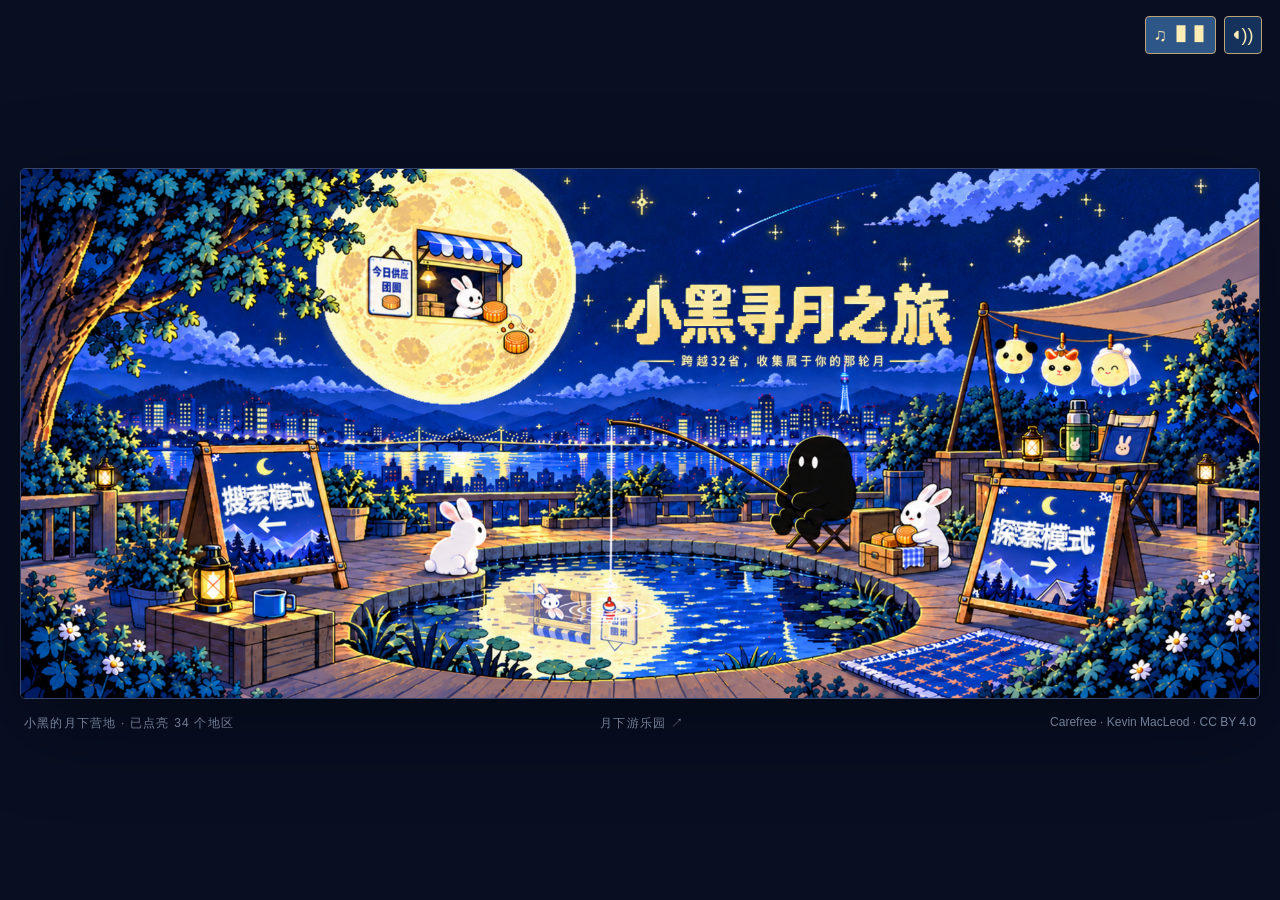
<file: index.html>
<!doctype html>
<html lang="zh-CN"><head><meta charset="utf-8"><meta name="viewport" content="width=device-width,initial-scale=1,viewport-fit=cover"><meta name="theme-color" content="#101e48"><meta name="description" content="陪小黑找一轮家乡的月亮。拆开月兔的惊喜，擦亮像素月色，再玩一局月下小游戏。"><meta property="og:title" content="家乡有个月亮"><meta property="og:description" content="陪小黑，擦亮一轮家乡的月亮。"><title>家乡有个月亮 · 小黑的月下营地</title><link rel="icon" href="site/favicon.svg" type="image/svg+xml"><link rel="preload" as="image" href="site/assets/home-experience/home-poster.png"><link rel="stylesheet" href="site/site.css?v=mobile-v4"><link rel="stylesheet" href="site/home-experience.css?v=mobile-v4"><style>
#rotate-tip{display:none;position:fixed;inset:0;z-index:9999;flex-direction:column;align-items:center;justify-content:center;gap:16px;padding:30px;text-align:center;background:radial-gradient(ellipse at 50% 28%,#1c3d73,#081a36 72%);color:#ffedb5;font-family:'PingFang SC','Microsoft YaHei',sans-serif;cursor:pointer}
#rotate-tip svg{width:72px;height:72px;animation:rotate-phone 2s ease-in-out infinite;transform-origin:center}
@keyframes rotate-phone{0%,25%{transform:rotate(0)}60%,100%{transform:rotate(-90deg)}}
#rotate-tip p{margin:0;font-size:18px;font-weight:700;letter-spacing:.08em}
#rotate-tip small{color:#a9c0e0;font-size:13px;line-height:1.7}
@media (max-width:700px) and (orientation:portrait){#rotate-tip{display:flex}}
</style></head>
<body><main id="app"><noscript>请开启 JavaScript，和小黑一起探索月亮。</noscript></main><div id="notice" role="status" aria-live="polite"></div><div id="rotate-tip" role="alert"><svg viewBox="0 0 24 24" fill="none" aria-hidden="true"><rect x="7" y="2.5" width="10" height="19" rx="2.2" stroke="#ffedb5" stroke-width="1.5"/><circle cx="12" cy="18.2" r=".9" fill="#ffedb5"/><path d="M2.5 8.5A9.6 9.6 0 0 1 8 3.2" stroke="#8fb4e8" stroke-width="1.5" stroke-linecap="round" opacity=".65"/><path d="M21.5 15.5A9.6 9.6 0 0 1 16 20.8" stroke="#8fb4e8" stroke-width="1.5" stroke-linecap="round" opacity=".65"/></svg><p>转一转手机，横屏赏月</p><small>这幅 21:9 的月下画卷，横着看才完整<br>点击一下，可全屏欣赏（部分手机支持自动横屏）</small></div><script>document.getElementById('rotate-tip').addEventListener('click',function(){var el=document.documentElement,fs=el.requestFullscreen||el.webkitRequestFullscreen;if(!fs)return;try{var p=fs.call(el);if(p&&p.then)p.then(function(){try{screen.orientation&&screen.orientation.lock&&screen.orientation.lock('landscape').catch(function(){})}catch(e){}}).catch(function(){});}catch(e){}});</script><script>if(new URLSearchParams(location.search).has('edit'))document.documentElement.classList.add('layout-tools');</script><script type="module" src="site/site.mjs?v=mobile-v4"></script></body></html>
</file>
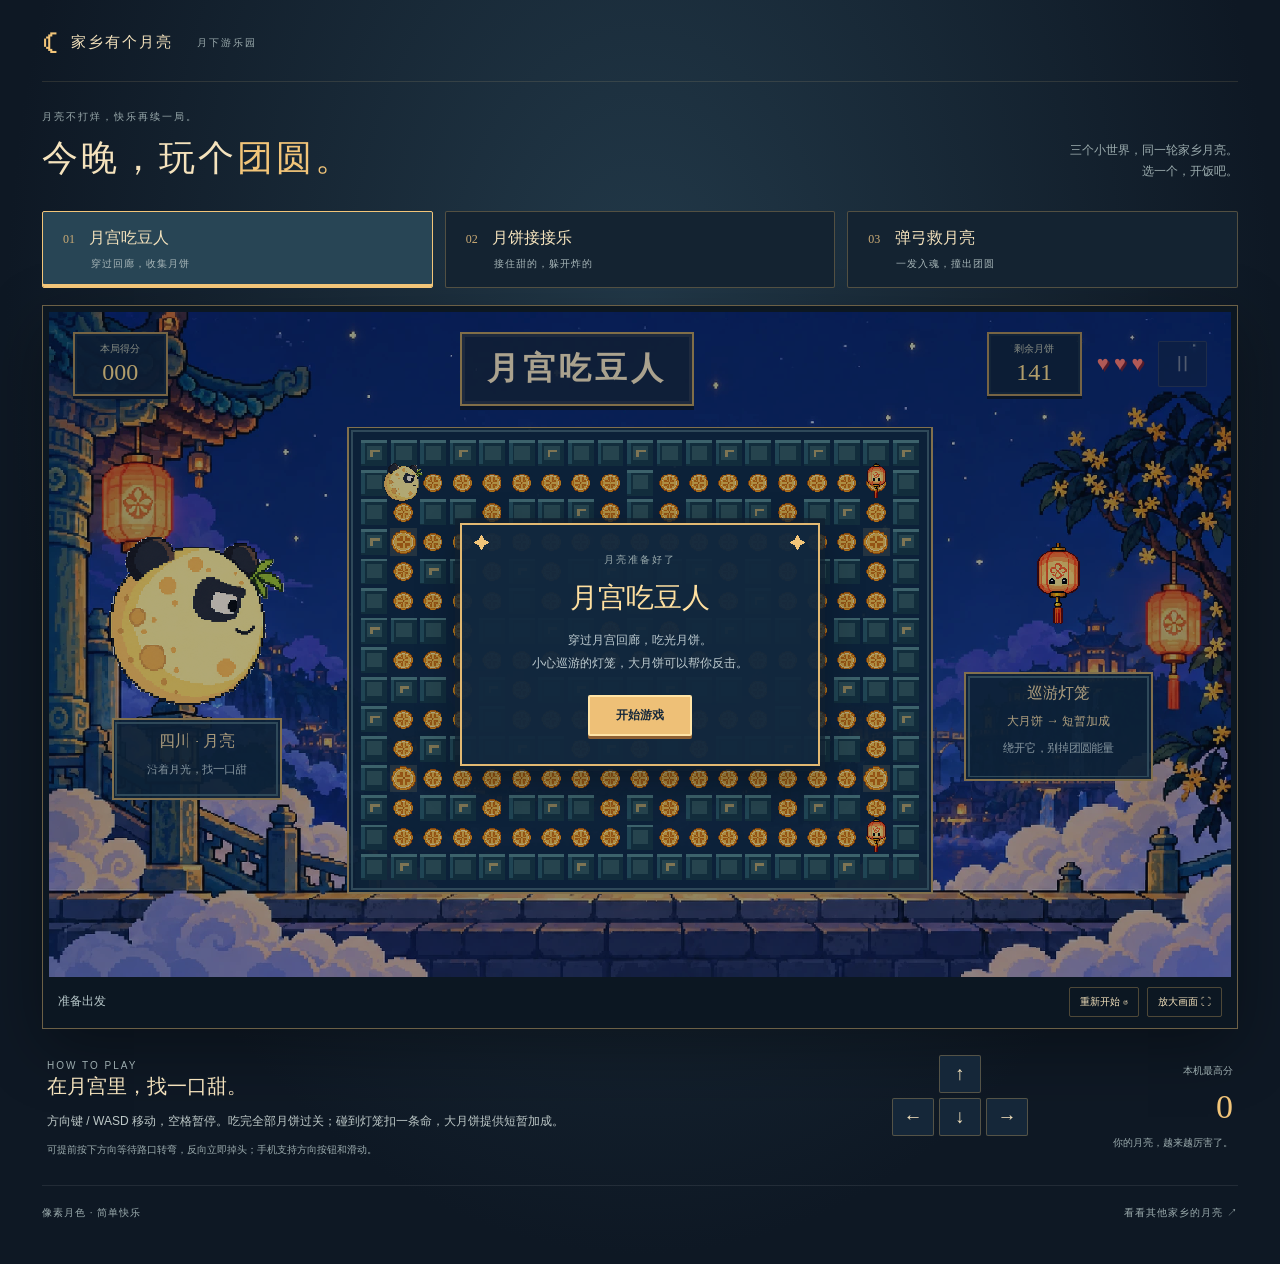
<file: arcade/index.html>
<!doctype html><html lang="zh-CN"><head><meta charset="utf-8"><meta name="viewport" content="width=device-width, initial-scale=1"><title>月下游乐园 · 三款小游戏</title><link rel="stylesheet" href="arcade.css"><style>
#rotate-tip{display:none;position:fixed;inset:0;z-index:9999;flex-direction:column;align-items:center;justify-content:center;gap:16px;padding:30px;text-align:center;background:radial-gradient(ellipse at 50% 28%,#1c3d73,#081a36 72%);color:#ffedb5;font-family:'PingFang SC','Microsoft YaHei',sans-serif;cursor:pointer}
#rotate-tip svg{width:72px;height:72px;animation:rotate-phone 2s ease-in-out infinite;transform-origin:center}
@keyframes rotate-phone{0%,25%{transform:rotate(0)}60%,100%{transform:rotate(-90deg)}}
#rotate-tip p{margin:0;font-size:18px;font-weight:700;letter-spacing:.08em}
#rotate-tip small{color:#a9c0e0;font-size:13px;line-height:1.7}
@media (max-width:700px) and (orientation:portrait){#rotate-tip{display:flex}}
</style></head><body><div id="rotate-tip" role="alert"><svg viewBox="0 0 24 24" fill="none" aria-hidden="true"><rect x="7" y="2.5" width="10" height="19" rx="2.2" stroke="#ffedb5" stroke-width="1.5"/><circle cx="12" cy="18.2" r=".9" fill="#ffedb5"/><path d="M2.5 8.5A9.6 9.6 0 0 1 8 3.2" stroke="#8fb4e8" stroke-width="1.5" stroke-linecap="round" opacity=".65"/><path d="M21.5 15.5A9.6 9.6 0 0 1 16 20.8" stroke="#8fb4e8" stroke-width="1.5" stroke-linecap="round" opacity=".65"/></svg><p>转一转手机，横屏开玩</p><small>游戏画面是横版的，横着玩更顺手<br>点击一下，可全屏游玩（部分手机支持自动横屏）</small></div><script>document.getElementById('rotate-tip').addEventListener('click',function(){var el=document.documentElement,fs=el.requestFullscreen||el.webkitRequestFullscreen;if(!fs)return;try{var p=fs.call(el);if(p&&p.then)p.then(function(){try{screen.orientation&&screen.orientation.lock&&screen.orientation.lock('landscape').catch(function(){})}catch(e){}}).catch(function(){});}catch(e){}});</script><main>
<header><a href="../" class="brand"><span>☾</span> 家乡有个月亮</a><span class="edition">月下游乐园</span></header>
<section class="heading"><div><p class="eyebrow">月亮不打烊，快乐再续一局。</p><h1>今晚，玩个<span>团圆。</span></h1></div><p class="heading-note">三个小世界，同一轮家乡月亮。<br>选一个，开饭吧。</p></section>
<nav aria-label="选择游戏"><button class="game-tab selected" data-game="maze" aria-pressed="true"><span>01</span> 月宫吃豆人 <small>穿过回廊，收集月饼</small></button><button class="game-tab" data-game="catch" aria-pressed="false"><span>02</span> 月饼接接乐 <small>接住甜的，躲开炸的</small></button><button class="game-tab" data-game="sling" aria-pressed="false"><span>03</span> 弹弓救月亮 <small>一发入魂，撞出团圆</small></button></nav>
<section class="shell" aria-label="游戏区域"><div class="stage" id="stage"><canvas id="canvas" width="1280" height="720" tabindex="0" aria-label="小游戏画布，操作方式见下方说明"></canvas>
<div class="hud"><div class="hud-card"><small>本局得分</small><b id="score">000</b></div><h2 id="title">月宫吃豆人</h2><div class="hud-right"><div class="hud-card"><small id="metric-label">剩余月饼</small><b id="metric">141</b></div><span id="hearts" aria-label="剩余三条命">♥ ♥ ♥</span><button id="pause" disabled aria-label="暂停游戏">Ⅱ</button></div></div>
<div id="overlay" class="overlay"><div class="paper"><p class="eyebrow" id="overlay-tag">月亮准备好了</p><h3 id="overlay-title">月宫吃豆人</h3><p id="overlay-text">穿过月宫回廊，吃光月饼。<br>小心巡游的灯笼，大月饼可以帮你反击。</p><button id="action" disabled>素材加载中…</button></div></div><div class="loading-error" id="error" hidden>素材加载失败。请刷新重试。</div></div>
<div class="bottom-bar"><p id="message" role="status" aria-live="polite">准备出发</p><div><button id="restart">重新开始 ↺</button><button id="fullscreen">放大画面 ⛶</button></div></div></section>
<section class="below"><div class="instructions"><span class="eyebrow">HOW TO PLAY</span><h3 id="rule-title">在月宫里，找一口甜。</h3><p id="rules">方向键 / WASD 移动，空格暂停。吃完全部月饼即可过关，碰到灯笼扣一条命。大月饼带来短暂加成。</p><p class="hint" id="hint">手机也可使用右侧方向按钮，横屏玩更舒服。</p></div><div class="controls"><div id="dpad" class="dpad"><button data-dir="up" aria-label="向上">↑</button><button data-dir="left" aria-label="向左">←</button><button data-dir="down" aria-label="向下">↓</button><button data-dir="right" aria-label="向右">→</button></div><div id="sling-controls" hidden><div class="angle-controls"><button data-aim="higher">抛高一点 ↗</button><button data-aim="lower">压低一点 →</button></div><div class="angle-controls"><button data-power="less">力度 −</button><button data-power="more">力度 +</button></div><button id="fire">发射月亮</button></div></div><div class="record"><small>本机最高分</small><strong id="best">0</strong><span>你的月亮，越来越厉害了。</span></div></section>
<footer><span>像素月色 · 简单快乐</span><a href="../#search">看看其他家乡的月亮 ↗</a></footer>
</main><script type="module" src="arcade.mjs?v=sling-regional3"></script></body></html>
</file>
<file: site/site.css>
:root{color-scheme:dark;--night:#102451;--ink:#102856;--cream:#ffedb5;--gold:#f6cf71;--blue:#8cafdf}*{box-sizing:border-box}body{margin:0;background:#080f23;color:var(--cream);font-family:"PingFang SC","Microsoft YaHei",sans-serif}button,input,a{-webkit-tap-highlight-color:transparent}button,a,input{font:inherit}button,a{touch-action:manipulation}button{cursor:pointer}button:disabled{cursor:wait;opacity:.65}button:focus-visible,a:focus-visible,input:focus-visible{outline:3px solid #fff;outline-offset:5px}button{border:0}a{color:inherit;text-decoration:none}[hidden]{display:none!important}#app{min-height:100svh;display:flex;flex-direction:column;justify-content:center;padding:20px max(20px,env(safe-area-inset-right))}.shell{width:min(1600px,100%);margin:auto;animation:arrive .35s ease-out}.scene{position:relative;aspect-ratio:16/9;isolation:isolate;overflow:hidden;background:#13254c;border:1px solid #35456b;box-shadow:0 25px 90px #0006;border-radius:5px}.backdrop,.local-art{position:absolute;inset:0;width:100%;height:100%;object-fit:cover;user-select:none;pointer-events:none}.topbar{position:absolute;z-index:8;left:2%;right:2%;top:3%;display:flex;justify-content:space-between;pointer-events:none}.topbar>*{pointer-events:auto}.plaque,.gold,.secondary{display:inline-flex;justify-content:center;align-items:center;gap:.5em;padding:12px 20px;font-weight:750;letter-spacing:.05em;border:2px solid #bd904d;box-shadow:0 4px 0 #493527;color:var(--ink);background:#ffedb5;transition:transform .18s,filter .18s}.plaque{background:#433633ed;color:#fff1cd;border-color:#c79b61;font-size:14px}.plaque:hover,.gold:hover,.secondary:hover{filter:brightness(1.1);transform:translateY(-3px)}button:active,a.gold:active{transform:translateY(2px) scale(.97)}.secondary{background:#183b73;color:#e6eeff;border-color:#7898c6;box-shadow:0 4px 0 #081733}.footnote{display:flex;justify-content:space-between;gap:12px;padding:16px 4px 0;font-size:12px;letter-spacing:.1em;color:#8e9fbd}.footnote a:hover{color:var(--cream)}.home-link{position:absolute;z-index:3;bottom:17%;width:17%;height:19%;background:#18335bee;border:3px solid #c69862;box-shadow:0 5px 0 #432e20,0 0 0 4px #9c754f55;color:#ffedb5;font-weight:800;font-size:clamp(18px,2.4vw,38px);text-shadow:2px 3px #102345;transition:transform .2s,box-shadow .2s;display:flex;flex-direction:column;justify-content:center;align-items:center;gap:10px}.home-link small{font-size:12px;font-weight:500;letter-spacing:.12em}.home-link span{font-size:1.05em}.home-search{left:3.5%;transform:rotate(-4deg)}.home-explore{right:4%;transform:rotate(5deg)}.home-link:hover{transform:translateY(-7px) rotate(0);box-shadow:0 5px 0 #432e20,0 0 36px #ffe79d70}.home-link:active{transform:scale(.97)}.firefly{position:absolute;left:var(--x);top:var(--y);width:3px;height:3px;background:#ffdf83;box-shadow:0 0 10px #ffd85f;animation:twinkle var(--t) ease-in-out infinite alternate;pointer-events:none}.search-panel{position:absolute;left:42%;top:16%;width:46.8%;height:72.5%;background:#122f61;box-shadow:inset 0 0 70px #06163277;padding:3% 3.4%;display:flex;flex-direction:column;gap:16px;border:2px solid #6686b033}.eyebrow{margin:0;color:#b2c6e9;font-size:12px;letter-spacing:.22em}.search-panel h1{font-size:clamp(22px,2.3vw,38px);margin:0;letter-spacing:.06em}.search-field{position:relative;display:flex;align-items:center;background:#fff6db;border:3px solid #eccb85;color:var(--ink);padding:0 14px;gap:10px}.search-field span{font-size:26px}.search-field input{min-width:0;width:100%;height:52px;background:none;color:var(--ink);border:0;outline:0;font-size:20px}.search-field button{background:none;color:var(--ink);font-size:23px;padding:8px}.results{flex:1;min-height:70px;overflow:auto;display:grid;gap:7px;align-content:start;scrollbar-width:thin}.result{background:#fff2cf;color:var(--ink);text-align:left;padding:10px 14px;display:flex;align-items:center;gap:14px;border:2px solid transparent}.result[aria-pressed=true]{border-color:#eab657;background:#ffe6a3}.result b{font-size:20px;min-width:48px}.result small{line-height:1.5;color:#596476}.result span:last-child{margin-left:auto;font-size:24px}.region-chips{display:flex;gap:6px;flex-wrap:wrap}.chip{padding:8px 12px;color:#d5e4ff;background:#254d82;border:1px solid #7596bd}.chip[aria-pressed=true]{background:#ffe7a1;color:var(--ink);border-color:#ffe7a1}.search-panel .gold{width:100%;font-size:18px}.empty{font-size:16px;line-height:1.8;color:#d0ddf2;margin:8px 0}.box-picks{position:absolute;left:25.5%;top:54%;width:49%;height:20%;display:flex;gap:4%}.box-pick{position:relative;flex:1;background:transparent;border:3px solid transparent;border-radius:8px;transition:transform .2s,box-shadow .2s}.box-pick span{position:absolute;bottom:0;left:10%;right:10%;background:#17305deb;padding:6px;color:#fff1bd;font-size:14px}.box-pick[aria-pressed=true]{border-color:#ffe5a1;box-shadow:0 0 30px #ffdf8566;transform:translateY(-5px)}.box-pick:hover{background:#fff2b51a}.box-pick.opening{animation:box-shake .65s ease-in-out}.explore-action{position:absolute;left:36.5%;top:81%;width:27%;height:9%;font-size:clamp(16px,2vw,30px)}.explore-caption{position:absolute;top:92.3%;left:35%;width:30%;text-align:center;font-size:12px;background:#132657;padding:4px;margin:0}.explore-mobile-title{display:none}.scene.flash:after{content:"";position:absolute;inset:0;background:#fff3b1;animation:flash .7s both;pointer-events:none;z-index:12}.reveal-scene{background:#13254e}.art-stage{position:absolute;inset:0;overflow:hidden}.local-art{opacity:0;transition:opacity .25s}.local-art.loaded{opacity:1}#veil,#sparks{position:absolute;inset:0;width:100%;height:100%;touch-action:none}#veil{cursor:crosshair;z-index:3;transition:opacity .45s}#sparks{z-index:4;pointer-events:none}.invitation{position:absolute;z-index:5;left:50%;top:46%;transform:translate(-50%,-50%);text-align:center;pointer-events:none;width:80%;transition:opacity .2s}.invitation .moon-mark{font-size:64px;color:#ffe7a2}.invitation h1{font-size:clamp(20px,2.3vw,36px);letter-spacing:.1em}.invitation p{color:#b4c7ea;font-size:14px}.scratch-tools{position:absolute;bottom:4%;left:4%;right:4%;z-index:5;display:flex;align-items:center;justify-content:space-between;gap:20px}.progress{display:flex;flex-direction:column;gap:10px;align-items:center;width:33%;margin-left:30%;font-size:14px}.track{height:8px;border:1px solid #ffe6a4;width:100%;border-radius:8px;overflow:hidden}.track i{display:block;height:100%;background:#ffe7a4;transition:width .1s}.skip{font-size:14px;padding:10px 15px}.complete-bar{display:flex;justify-content:center;gap:12px;margin:22px auto 0;flex-wrap:wrap;animation:arrive .5s}.complete-note{text-align:center;color:#b7c8e2;font-size:14px;margin:18px 0 0}.awaken{animation:pop .65s ease-out}.ambient{position:absolute;inset:0;pointer-events:none;opacity:0;transition:opacity 1s}.complete .ambient{opacity:1}.ambient .glow{position:absolute;left:30%;top:9%;width:40%;height:54%;border-radius:50%;background:radial-gradient(ellipse,#ffe49915,transparent 68%);animation:breathe 4s ease-in-out infinite}.load-state{position:absolute;z-index:6;inset:0;display:flex;flex-direction:column;align-items:center;justify-content:center;gap:20px;background:#12234bea;text-align:center;padding:24px}.load-state p{color:#c6d5ed}#notice{position:fixed;z-index:30;bottom:25px;left:50%;transform:translateX(-50%);background:#fff0c9;color:#132a52;padding:12px 22px;box-shadow:0 5px 30px #0008;max-width:90vw;text-align:center;opacity:0;pointer-events:none;transition:opacity .2s}#notice.show{opacity:1}.reveal-scene.complete #veil{pointer-events:none;opacity:0}.reveal-scene.complete .scratch-tools,.reveal-scene.complete .invitation{display:none}.fade-out{opacity:0}.mobile-label{display:none}@keyframes arrive{from{opacity:0;transform:translateY(9px)}to{opacity:1;transform:none}}@keyframes twinkle{from{opacity:.15;transform:translateY(0)}to{opacity:1;transform:translateY(-6px)}}@keyframes box-shake{0%,100%{transform:translateY(-5px) rotate(0)}20%,60%{transform:translateY(-12px) rotate(-4deg)}40%,80%{transform:translateY(-12px) rotate(4deg)}}@keyframes flash{0%,100%{opacity:0}45%{opacity:.8}}@keyframes pop{0%{transform:scale(1)}45%{transform:scale(1.018)}100%{transform:scale(1)}}@keyframes breathe{50%{opacity:.3;transform:scale(1.06)}}
@media(min-width:1100px){.search-panel{gap:18px}.results{max-height:190px}}
@media(max-width:900px) and (min-width:701px){.search-panel{padding:2%;gap:7px}.search-panel h1{font-size:21px}.search-field input{height:35px}.result{padding:6px}.chip{padding:5px 9px}.search-panel .gold{padding:8px}.eyebrow{font-size:10px}}
@media(max-width:700px){#app{padding:12px 12px 24px;justify-content:flex-start}.shell{margin:0 auto}.scene{border-radius:3px}.topbar{top:12px;left:12px;right:12px}.plaque{font-size:12px;padding:10px 12px}.home.scene{overflow:visible;margin-bottom:125px}.home-link{top:calc(100% + 20px);bottom:auto;width:47%;height:90px;font-size:22px;transform:none}.home-search{left:0}.home-explore{right:0}.home-link small{font-size:11px}.home .topbar{top:8px;right:8px}.footnote{font-size:10px;line-height:1.6;flex-wrap:wrap}.search.scene{aspect-ratio:auto;padding-top:56.25%;overflow:visible;background:#12234a}.search .backdrop{height:auto;aspect-ratio:16/9}.search-panel{position:relative;left:auto;top:auto;width:auto;height:auto;min-height:460px;padding:24px 18px;gap:18px;border-top:3px solid #c89a55}.search-panel h1{font-size:25px}.results{min-height:90px;max-height:220px}.search-field input{font-size:18px}.chip{padding:10px 12px}.explore.scene{aspect-ratio:auto;padding-top:56.25%;overflow:hidden}.explore .backdrop{height:auto;aspect-ratio:16/9}.explore-mobile-title{display:block;text-align:center;margin:24px 16px 16px;font-size:23px}.box-picks{position:relative;left:auto;top:auto;width:auto;height:125px;margin:0 16px;gap:10px}.box-pick{background:linear-gradient(90deg,transparent 44%,#edcc7933 44%,#edcc7933 56%,transparent 56%),#1c3b72;border:2px solid #a5badd}.box-pick:before{content:'☾';font-size:46px;color:#ffe7a5;position:absolute;top:6px;left:0;right:0}.box-pick span{font-size:13px;left:3%;right:3%}.explore-action{position:relative;top:auto;left:auto;width:calc(100% - 32px);height:55px;margin:24px 16px 12px;font-size:21px}.explore-caption{position:relative;top:auto;left:auto;width:auto;margin:0 16px 22px}.reveal-scene{margin-top:64px;overflow:visible}.reveal-scene .topbar{top:-58px;left:0;right:0}.reveal-scene .art-stage{border-radius:3px}.reveal-scene .invitation{top:40%}.invitation .moon-mark{font-size:33px}.invitation h1{font-size:19px;margin:8px 0}.invitation p{font-size:12px}.scratch-tools{position:relative;bottom:auto;left:auto;right:auto;padding-top:calc(56.25% + 18px);gap:10px}.progress{width:50%;margin-left:0;font-size:12px;align-items:flex-start}.skip{font-size:12px;padding:12px}.complete-bar{gap:8px;margin-top:20px}.complete-bar>*{font-size:13px;padding:12px}.complete-note{font-size:12px;line-height:1.8}.reveal-scene:not(.complete){margin-bottom:25px}.load-state{font-size:13px}.load-state p{margin:0}}
@media(prefers-reduced-motion:reduce){*,*:before,*:after{animation:none!important;transition:none!important;scroll-behavior:auto!important}}
/* On desktop the illustrated sign itself is the button: no duplicate label. */
@media(min-width:701px){.home-link{background:transparent;border:0;box-shadow:none;text-shadow:none;color:transparent;font-size:0;bottom:auto;top:53%;height:29%;width:18%;transform:none}.home-link>*{visibility:hidden}.home-search{left:4%}.home-explore{right:3%;top:59%}.home-link:hover{background:#fff3bb12;box-shadow:0 0 30px #ffdc7633;transform:translateY(-3px)}.home-link:focus-visible{outline:3px solid #ffe7a1;outline-offset:0}}
.search-panel{background-color:#14305f;background-image:radial-gradient(#a7caff12 .6px,transparent .7px);background-size:5px 5px}.search-field input::-webkit-search-cancel-button{display:none}.search-field:focus-within{outline:2px solid #fff;outline-offset:3px}
.region-chips{min-height:0;align-content:flex-start}.chip{flex:none;white-space:nowrap}
.search-panel .results{flex:0 1 auto;min-height:70px;max-height:190px}
.search-panel .results{grid-auto-rows:max-content}
.search-panel .results{min-height:0}
@media(max-width:700px){.search-panel .results{min-height:90px;max-height:220px}}
@media(min-width:701px){.shell{max-width:min(1600px,calc((100svh - 82px)*16/9))}.search .topbar,.explore .topbar{left:1.5%;right:1.5%;top:2.8%}.search .topbar .plaque,.explore .topbar .plaque{min-height:clamp(35px,3.1vw,52px);background:#604836}.search .topbar .plaque:first-child,.explore .topbar .plaque:first-child{width:12%;padding:7px}.search .topbar .plaque:last-child,.explore .topbar .plaque:last-child{width:8.5%;padding:7px}.search-panel{gap:12px;padding:2.6% 3.4%}.search-panel h1{font-size:clamp(20px,2.1vw,34px)}.search-field input{height:44px}.search-panel .results{max-height:none}.search-panel .gold{padding:10px 15px}}
@media(max-width:700px){.reveal-scene .scratch-tools{position:absolute;top:100%;bottom:auto;left:0;right:0;padding-top:18px}.reveal-scene:not(.complete){margin-bottom:82px}.search .topbar .plaque,.explore .topbar .plaque{background:#604836}.search .topbar,.explore .topbar{position:relative;top:auto;left:auto;right:auto;margin:12px}.search-panel{margin-top:12px}.explore-mobile-title{margin-top:16px}}
@media(min-width:701px){.box-pick{background-image:url('assets/explore-user1.webp');background-size:665% 500%;background-position:30% 67.5%;border-radius:0}.box-pick:nth-child(2){background-position:50% 67.5%}.box-pick:nth-child(3){background-position:70% 67.5%}.box-pick:hover{background-color:transparent}.box-pick[aria-pressed=true]{transform:scale(1.025)}}
/* Panoramic scenes: one coordinate system for artwork and clickable objects. */
@media(min-width:901px) and (min-aspect-ratio:17/9){
 body.panoramic{overflow:hidden;background:#11234b}
 .panoramic #app{display:block;position:relative;height:100svh;min-height:0;padding:0;overflow:hidden}
 .panoramic .shell{position:absolute;inset:0;width:100%;max-width:none;margin:0;animation:none}
 .panoramic .scene{position:absolute;left:50%;top:50%;width:max(100vw,233.333333svh);height:max(100svh,42.857143vw);aspect-ratio:7/3;transform:translate(-50%,-50%);border:0;border-radius:0;box-shadow:none}
 .panoramic .backdrop{object-fit:fill}
 .panoramic .footnote{position:fixed;z-index:10;bottom:0;left:0;right:0;margin:0;padding:20px 24px 12px;background:linear-gradient(transparent,#09162bbe);color:#cedaf1;font-size:11px;pointer-events:none}
 .panoramic .footnote a{pointer-events:auto}
 .panoramic .home-search{left:14%;top:52%;width:12%;height:26%}
 .panoramic .home-explore{right:11%;top:60%;width:13%;height:27%}
 .panoramic .home .topbar,.panoramic .search .topbar{position:fixed;left:calc((100% - 100vw)/2 + 22px);right:calc((100% - 100vw)/2 + 22px);top:calc((100% - 100svh)/2 + 20px)}
 .panoramic .search .topbar .plaque{width:auto;min-height:42px;padding:10px 18px}
 .panoramic .search-panel{left:42%;top:18.3%;width:33%;height:68%;padding:1.5% 1.7%;gap:12px}
 .panoramic .search-panel h1{font-size:clamp(22px,2vw,34px)}
 .panoramic .search-panel .eyebrow{font-size:11px}
 .panoramic .search-field input{height:43px}
 .panoramic .search-panel .results{min-height:60px}
 .panoramic .explore .topbar{left:18.3%;right:19.4%;top:3.4%}
 .panoramic .explore .topbar .plaque:first-child{width:11.7%;min-height:44px}
 .panoramic .explore .topbar .plaque:last-child{width:10.6%;min-height:44px}
 .panoramic .box-picks{left:34.5%;top:55.2%;width:36%;height:19%;gap:7%}
 .panoramic .box-pick{background-image:url('assets/explore-wide-user1.webp');background-size:970% 526%;background-position:38.5% 68.15%}
 .panoramic .box-pick:nth-child(2){background-position:52.3% 68.15%}
 .panoramic .box-pick:nth-child(3){background-position:66.2% 68.15%}
 .panoramic .explore-action{left:42.4%;top:81.1%;width:19.3%;height:8%;font-size:clamp(20px,2vw,30px)}
 .panoramic .explore-caption{left:41%;top:91.7%;width:23%;padding:5px}
}
@media(min-width:701px) and (max-width:900px), (min-width:901px) and (max-aspect-ratio:17/9){
 .panoramic .home .backdrop{content:url('assets/home-original-4k-user3.png')}
 .panoramic .search:not(.search-v2) .backdrop{content:url('assets/search-user1.webp')}
 .panoramic .explore:not(.explore-v2) .backdrop{content:url('assets/explore-user1.webp')}
}
@media(max-width:700px){.panoramic .home .backdrop{content:url('assets/home-original-4k-user3.png')}}
/* Narrow desktop crops derived exclusively from the approved user originals. */
@media(min-width:701px) and (max-width:900px), (min-width:901px) and (max-aspect-ratio:17/9){
 .panoramic .search-panel{left:39.5%;top:18.3%;width:43.3%;height:68%;padding:2% 2.2%;gap:8px}
 .panoramic .home-search{left:2.8%;top:52%;width:15.7%;height:26%}
 .panoramic .home-explore{right:0;top:60%;width:17%;height:27%}
 .panoramic .box-picks{left:29.7%;top:55.2%;width:47.2%;height:19%;gap:7%}
 .panoramic .box-pick{background:none}
 .panoramic .explore-action{left:40%;top:81.1%;width:25.3%;height:8%}
 .panoramic .explore-caption{left:38.2%;top:91.7%;width:30%}
 .panoramic .explore .topbar{left:8.3%;right:9.8%;top:3.4%}
 .panoramic .explore .topbar .plaque:first-child{width:12%;min-height:34px}
 .panoramic .explore .topbar .plaque:last-child{width:10.6%;min-height:34px}
}
@media(min-width:901px) and (min-aspect-ratio:17/9){.panoramic .explore-caption{top:91%;height:4.7%;display:flex;align-items:center;justify-content:center}}
/* Independent blind-box sprites over the clean stall plate. */
.explore-v2 .box-picks{left:33.6%;top:55%;width:32.8%;height:21%;gap:5.3%;align-items:end}
.explore-v2 .box-pick{background:none;border:0;border-radius:0;box-shadow:none;padding:0;overflow:visible;display:flex;justify-content:center;align-items:end;transform:none}
.explore-v2 .box-pick img{display:block;width:100%;height:100%;object-fit:contain;image-rendering:pixelated;filter:drop-shadow(0 5px 2px #30214b70);pointer-events:none;transition:transform .2s,filter .2s}
.explore-v2 .box-pick span{z-index:1;bottom:-12%;left:0;right:0;font-size:11px;white-space:nowrap}
.explore-v2 .box-pick:hover,.explore-v2 .box-pick[aria-pressed=true]{background:none;border:0;box-shadow:none;transform:none}
.explore-v2 .box-pick:hover img,.explore-v2 .box-pick[aria-pressed=true] img{transform:translateY(-4%);filter:drop-shadow(0 5px 10px #ffe68e99)}
.explore-v2 .box-pick.opening img{animation:box-shake .65s ease-in-out}
.explore-v2 .box-pick:focus-visible{outline:3px solid #ffe7a5;outline-offset:5px}
.explore-v2 .explore-action{left:35%;top:81%;width:30%}
.explore-v2 .explore-caption{left:35%;top:92%;width:30%}
@media(min-width:901px) and (min-aspect-ratio:17/9){.panoramic .explore-v2 .box-picks{left:33.6%;top:55%;width:32.8%;height:21%;gap:5.3%}.panoramic .explore-v2 .box-pick{background:none}.panoramic .explore-v2 .explore-action{left:40%;top:81%;width:20%}.panoramic .explore-v2 .explore-caption{left:38%;width:24%}}
@media(min-width:701px) and (max-width:900px), (min-width:901px) and (max-aspect-ratio:17/9){.panoramic .explore-v2 .box-picks{left:33.6%;top:55%;width:32.8%;height:21%;gap:5.3%}.panoramic .explore-v2 .box-pick{background:none}.panoramic .explore-v2 .explore-action{left:35%;top:81%;width:30%}.panoramic .explore-v2 .explore-caption{left:35%;width:30%}}
@media(max-width:700px){.explore-v2 .box-picks{position:relative;left:auto;top:auto;width:auto;height:120px;margin:8px 16px 18px;gap:10px}.explore-v2 .box-pick:before{content:none}.explore-v2 .box-pick span{bottom:-20%;font-size:10px}.explore-v2 .explore-action{position:relative;left:auto;top:auto;width:calc(100% - 32px);margin:18px 16px 12px}.explore-v2 .explore-caption{position:relative;left:auto;top:auto;width:auto;margin:0 16px 22px}}
@media(min-width:701px){.explore-v2 .box-picks,.panoramic .explore-v2 .box-picks{left:30%;top:53%;width:40%;height:25%;gap:2%;align-items:end}.explore-v2 .box-pick{min-width:0}.explore-v2 .box-pick img{width:100%;height:100%}}
/* Moon pages have their own quiet, textured night surround. */
.search-v2 .search-panel{left:42.45%;top:15.55%;width:33.25%;height:70.8%;padding:3.1% 2.4% 2%;gap:10px;background:#02328f url('assets/search-board-v3.png') center/100% 100% no-repeat;box-shadow:none;border:0}
.search-v2 .search-sign{position:absolute;z-index:6;left:53%;top:9.25%;width:13%;height:auto;pointer-events:none;image-rendering:auto}
.search-v2 .search-panel h1{font-size:clamp(22px,2vw,36px)}
.search-v2 .eyebrow{color:#d3e5ff}
.search-v2 .search-field{flex:none;min-height:54px;background:#fff;border:3px solid #e5d3a8;border-radius:5px}
.search-v2 .search-field input{height:48px}
.search-v2 .results{flex:1 1 auto;min-height:0;max-height:none;gap:8px}
.search-v2 .results{display:block}
.search-v2 .result{width:100%;margin-bottom:8px}
.search-v2 .result{background:#fff;color:#102856;border-radius:5px;min-height:52px}
.search-v2 .result[aria-pressed=true]{background:#fff0c1;border-color:#efc765}
.search-v2 #visit{flex:none;min-height:54px;border-radius:5px}
@media(min-width:701px) and (max-width:900px), (min-width:901px) and (max-aspect-ratio:17/9){.panoramic .search-v2 .search-panel{left:42.45%;top:15.55%;width:33.25%;height:70.8%;padding:3.1% 2.4% 2%}.panoramic .search-v2 .search-sign{left:54%;width:16%}}
@media(max-width:700px){.search-v2 .backdrop{height:auto;aspect-ratio:1913/822;object-fit:fill}.search-v2.search.scene{padding-top:42.97%}.search-v2 .search-panel{position:relative;left:auto;top:auto;width:auto;height:auto;min-height:460px;margin-top:12px;padding:24px 18px;gap:18px;border-top:3px solid #c89a55;background:#02328f url('assets/search-board-v3.png') center/100% 100% no-repeat}.search-v2 .search-sign{left:53%;top:4%;width:13%}.search-v2 .results{min-height:90px;max-height:220px}.search-v2 .search-panel h1{font-size:25px}}
.reveal-scene .region-name{font-size:clamp(18px,1.5vw,26px);line-height:1.1;white-space:nowrap;text-align:center;letter-spacing:0;text-shadow:0 1px 3px #1c183a;pointer-events:none}
@media(min-width:701px) and (max-width:1100px){.reveal-scene .region-name{font-size:clamp(14px,1.7vw,19px)}}
@media(max-width:700px){.reveal-scene .region-name{font-size:clamp(17px,4.2vw,21px);padding:8px 12px}}
body.moon-page{background-color:#0d1932;background-image:radial-gradient(ellipse at 48% 22%,#36497580,transparent 65%),radial-gradient(#b8cff12b 1px,transparent 1px),repeating-linear-gradient(135deg,#adbdde04 0 1px,transparent 1px 5px);background-size:auto,53px 61px,auto;background-attachment:fixed}
.moon-page .scene{border-color:#7898c652;box-shadow:0 0 0 5px #8caacf06,0 25px 95px #0006,0 0 100px #6e92c818}
.moon-page .complete-note{letter-spacing:.12em}.moon-page .footnote{color:#afc0d9}
.sichuan-motion{position:absolute;inset:0;pointer-events:none;overflow:hidden}
.sichuan-clean,.sichuan-part{position:absolute;inset:0;width:100%;height:100%;object-fit:fill;pointer-events:none}
/* Keep the approved foreground (including Xiaohei) and rebuild only the sky. */
.sichuan-clean{mask-image:linear-gradient(#000 0 60.8%,transparent 63%)}
.sichuan-moon{clip-path:inset(0 32% 36% 27%);transform-origin:47% 32%;animation:sichuan-float 5.6s ease-in-out infinite}
.sichuan-mask{clip-path:inset(10% 8% 42% 71%);transform-origin:82% 15%;animation:sichuan-swing 4.2s ease-in-out infinite}
.sichuan-lantern{clip-path:inset(17% 83% 50% 6%);transform-origin:11.5% 20%;animation:sichuan-lantern 3.7s ease-in-out infinite}
.pot-steam{position:absolute;left:39.5%;top:66%;width:6%;height:8%;pointer-events:none}
.pot-steam i{position:absolute;left:15%;bottom:0;width:12%;height:25%;background:#dae8f3;opacity:0;clip-path:polygon(0 0,65% 0,65% 35%,100% 35%,100% 100%,25% 100%,25% 60%,0 60%);animation:sichuan-steam 3.3s ease-out infinite}
.pot-steam i:nth-child(2){left:47%;animation-delay:-1.1s}.pot-steam i:nth-child(3){left:72%;animation-delay:-2.2s}
@keyframes sichuan-float{0%,100%{transform:translateY(0) rotate(-1deg)}50%{transform:translateY(2.6%) rotate(1.4deg)}}
@keyframes sichuan-swing{0%,100%{transform:rotate(-4deg)}50%{transform:rotate(4deg)}}
@keyframes sichuan-lantern{0%,100%{transform:rotate(-4deg)}50%{transform:rotate(4deg)}}
@keyframes sichuan-steam{15%{opacity:.35}80%{opacity:.13}100%{opacity:0;transform:translate(8px,-42px) scale(1.6)}}
@media(prefers-reduced-motion:reduce){.sichuan-part,.pot-steam i{animation:none!important}}
@media(min-width:701px){.moon-page .shell:has(.complete){max-width:min(1600px,calc((100svh - 190px)*16/9))}}
@media(min-width:701px){
 .moon-page #app{display:block;position:relative;height:100svh;min-height:0;padding:0;overflow:hidden}
 .moon-page .shell{position:absolute;left:50%;top:50%;width:max(100vw,calc(100svh * 1916 / 821));height:100svh;max-width:none;margin:0;transform:translate(-50%,-50%);animation:none}
 .moon-page .shell:has(.complete){max-width:none}
 .moon-page .reveal-scene{position:absolute;left:22.55%;top:13.6%;width:54.9%;height:68.8%;aspect-ratio:auto;margin:0;border:0;border-radius:0;box-shadow:none;overflow:hidden}
 .moon-page .reveal-scene .local-art,.moon-page .reveal-scene .region-clean,.moon-page .reveal-scene .sichuan-clean,.moon-page .reveal-scene .sichuan-part{object-fit:cover}
 .moon-page .region-observation-frame{display:block;position:absolute;inset:0;width:100%;height:100%;object-fit:fill;pointer-events:none;z-index:4}
 .moon-page .reveal-scene .topbar{top:2%;left:2%;right:2%}
 .moon-page .reveal-scene .load-state{z-index:7}
 .moon-page .reveal-scene:not(.complete) .scratch-tools{position:absolute;top:auto;bottom:3%;left:4%;right:4%;padding:0}
 .moon-page .reveal-scene.complete .topbar{z-index:8}
 .moon-page .complete-bar{position:absolute;z-index:6;left:20%;right:20%;top:83.5%;margin:0;flex-wrap:nowrap;align-items:flex-start}
 .moon-page .complete-bar>*{white-space:nowrap}
 .moon-page .complete-note{position:absolute;z-index:6;left:20%;right:20%;top:calc(83.5% + 66px);margin:0;font-size:clamp(9px,.75vw,13px);line-height:1.2}
 .moon-page .footnote{position:absolute;z-index:6;bottom:1%;left:14%;right:14%;padding:0 8px;background:none}
}
@media(min-width:701px){body.moon-page #notice{bottom:2vh}}
@media(min-width:701px) and (max-width:1100px){.moon-page .complete-bar>*{padding:8px 10px;font-size:12px}.moon-page .complete-note{top:calc(83.5% + 45px)}.moon-page .footnote{bottom:-1.5%;left:9%;right:9%;font-size:10px}}
@media(max-width:700px){.region-observation-frame{display:none}}

.region-motion{position:absolute;inset:0;width:100%;height:100%;pointer-events:none;object-fit:fill}

@media(prefers-reduced-motion:reduce){.region-motion{display:none}}
/* Independent regional plates: no deformation of moons, buildings or props. */
.region-layers{position:absolute;inset:0;pointer-events:none;overflow:hidden}
.region-clean,.region-moon{position:absolute;inset:0;width:100%;height:100%;object-fit:fill}
.region-moon{animation:layer-moon-float 5.8s ease-in-out infinite;will-change:transform}
.water-patch{position:absolute;mask-image:linear-gradient(transparent,#000 20% 80%,transparent);pointer-events:none}
.region-steam{position:absolute;width:3%;height:0;pointer-events:none}
.region-steam i{position:absolute;bottom:0;left:30%;width:25%;height:32px;background:#dfebf4;opacity:0;clip-path:polygon(20% 0,75% 0,75% 25%,100% 25%,100% 65%,65% 65%,65% 100%,0 100%,0 60%,20% 60%);animation:layer-steam 3.6s ease-out var(--delay) infinite}
.region-steam i:nth-child(2){left:60%}.region-steam i:nth-child(3){left:0}
@keyframes layer-moon-float{0%,100%{transform:translateY(0) rotate(-.4deg)}50%{transform:translateY(1.8%) rotate(.6deg)}}
@keyframes layer-steam{10%{opacity:.32}75%{opacity:.16}100%{opacity:0;transform:translate(var(--drift),-60px) scale(1.5)}}
@media(prefers-reduced-motion:reduce){.region-moon,.region-steam i{animation:none!important}.water-patch{display:none}}

.tea-steam{width:2%}.tea-steam i{height:18px;width:15%;animation-name:tea-rise;animation-duration:4.4s;background:#e9f0ed}
@keyframes tea-rise{12%{opacity:.24}65%{opacity:.13}100%{opacity:0;transform:translate(var(--drift),-38px) scale(1.3)}}
.water-patch{mask-image:linear-gradient(transparent,#000 18% 82%,transparent),linear-gradient(90deg,transparent,#000 5% 95%,transparent);mask-composite:intersect}

/* Warm illumination overlays stay under the scratch veil and preserve the artwork. */
.scene-lights{position:absolute;inset:0;pointer-events:none;overflow:hidden}
.scene-light{position:absolute;display:block;isolation:isolate;pointer-events:none}
.scene-light b{position:absolute;inset:0;background:radial-gradient(ellipse,#fff3ab95 0%,#ffc15e65 26%,#ff952228 50%,transparent 73%);mix-blend-mode:screen;opacity:.2;animation:lamp-breathe var(--light-period) ease-in-out var(--light-delay) infinite}
.scene-light.fire b{animation-name:ember-breathe}
.scene-light.sway{transform-origin:50% -37%;animation:sichuan-lantern 3.7s ease-in-out infinite}
@keyframes lamp-breathe{0%,100%{opacity:.12}48%{opacity:.82}70%{opacity:.48}}
@keyframes ember-breathe{0%,100%{opacity:.2}30%{opacity:.8}45%{opacity:.45}65%{opacity:.9}80%{opacity:.35}}
.scene-lights[data-region="zhejiang"] .scene-light b{background:radial-gradient(ellipse,#fff9dc 0%,#ffe29edb 27%,#ffb84973 50%,transparent 75%);animation-name:hangzhou-lamp-breathe}
@keyframes hangzhou-lamp-breathe{0%,100%{opacity:.1}48%{opacity:1}70%{opacity:.42}}
@media(prefers-reduced-motion:reduce){.scene-light,.scene-light b{animation:none!important}.scene-light b{opacity:.22}}
</file>
<file: site/home-experience.css>
.hx-home,.hx-gallery{background:#081a36}
.hx-home .backdrop,.hx-gallery .backdrop{object-fit:fill}
.hx-home .hx-sign{position:absolute;z-index:7;border:0;background:transparent;mix-blend-mode:screen;transition:background .15s}
.hx-home .hx-sign-left{left:12.65%;top:50.8%;width:13.9%;height:31.2%;clip-path:polygon(15% 0,79% 0,100% 91%,20% 100%,0 70%)}
.hx-home .hx-sign-right{left:74.8%;top:56.5%;width:16%;height:31%;clip-path:polygon(22% 0,84% 5%,100% 90%,73% 100%,0 92%)}
.hx-home .hx-sign:hover,.hx-home .hx-sign:focus-visible{background:#ffe59a18;outline:none}
.hx-home .hx-fishing-hit{position:absolute;left:45%;top:43%;width:24%;height:32%;clip-path:polygon(0 0,30% 0,68% 25%,76% 6%,94% 6%,100% 35%,100% 100%,67% 100%,63% 66%,22% 25%,0 20%);background:transparent;border:0;padding:0;z-index:7}
.hx-home .hx-fishing-hit:hover{background:transparent}.hx-home .hx-fishing-hit:focus-visible{background:#ffe9b12a}
.hx-home .hx-transition{position:absolute;inset:0;z-index:20;pointer-events:none;background:#102451}
.hx-home .hx-transition video{width:100%;height:100%;object-fit:fill;display:block}
.hx-gallery .hx-board{position:absolute;left:40%;top:27.2%;width:51.4%;height:49.6%}
.hx-gallery .hx-scroller{height:100%;overflow-y:auto;overscroll-behavior:contain;scrollbar-width:thin;scrollbar-color:#d6ab5f #18385c;container-type:size;padding-right:9px;scroll-behavior:smooth;scroll-snap-type:y proximity;touch-action:pan-y}
.hx-gallery .hx-grid{display:grid;grid-template-columns:repeat(3,minmax(0,1fr));grid-auto-rows:calc((100cqh - 16px)/2);gap:16px 18px}
.hx-gallery .hx-card{display:flex;flex-direction:column;align-items:stretch;gap:5px;background:none;border:0;border-radius:0;padding:0;min-height:0;scroll-snap-align:start;overflow:hidden;text-align:left;transition:filter .15s}
.hx-gallery .hx-card:hover{filter:brightness(1.1)}
.hx-gallery .hx-card img{width:100%;aspect-ratio:16/9;object-fit:contain;max-height:calc(100% - 22px);background:#061933;display:block;border:1px solid #e8d49e40}
.hx-gallery .hx-name{font-size:clamp(11px,.8vw,15px);line-height:17px;color:#f8e6bb;display:flex;justify-content:space-between}
.hx-gallery .hx-name small{font-size:10px;color:#97b0ce}.hx-gallery .hx-card.failed img{opacity:.3}
.hx-shell .hx-gallery-bar{position:fixed;left:20px;right:20px;top:max(16px,env(safe-area-inset-top));display:flex;align-items:center;gap:15px;z-index:11;pointer-events:none}
.hx-shell .hx-gallery-bar>*{pointer-events:auto}
.hx-shell .hx-gallery-info{padding:8px 14px;background:#0b2444cc;border-radius:5px;font-size:13px;display:flex;align-items:center;gap:16px}
.hx-shell .hx-gallery-info small{font-size:11px;color:#adc2dc}
.hx-shell .hx-lightbox{width:min(1300px,95vw);max-height:95svh;padding:16px;border:1px solid #b5a27b80;background:#081a30;border-radius:8px;color:#ffedc2;z-index:30}
.hx-shell .hx-lightbox::backdrop{background:#020b19eb;backdrop-filter:blur(6px)}
.hx-shell .hx-lightbox button{background:#0d2644d9;border:1px solid #c5a66d66;border-radius:5px;padding:9px 13px;min-height:38px;color:inherit}
.hx-shell .hx-lightbox button:hover{background:#254263}
.hx-shell .hx-viewer-tools{display:flex;justify-content:space-between;align-items:center;gap:14px;padding-bottom:12px}
.hx-shell .hx-close{font-size:26px;padding:0 14px}
.hx-shell .hx-viewer-image{position:relative;display:flex;justify-content:center;align-items:center;min-height:120px}
.hx-shell .hx-viewer-image img{display:block;max-width:100%;max-height:72svh;object-fit:contain}
.hx-shell .hx-viewer-footer{display:flex;justify-content:space-between;align-items:center;gap:10px;padding-top:14px;font-size:12px}
.hx-shell .hx-download{padding:10px;color:#e9d297}
.hx-shell .hx-image-error{position:absolute;inset:0;display:grid;place-items:center;background:#102341}
.hx-shell .hx-prev:disabled,.hx-shell .hx-next:disabled{opacity:.35;cursor:default}
@media(max-width:900px){.hx-gallery .backdrop{object-fit:cover;object-position:left center;opacity:.32}.hx-gallery .hx-board{left:4%;top:16%;width:92%;height:72%;padding:12px;background:#0f2954ee;border:6px solid #997047;border-radius:4px}.hx-gallery .hx-grid{grid-template-columns:repeat(2,minmax(0,1fr));grid-auto-rows:auto;gap:20px 12px}.hx-gallery .hx-card{overflow:visible}.hx-gallery .hx-card img{max-height:none}.hx-shell .hx-gallery-bar{left:12px;right:12px;gap:8px}.hx-shell .hx-gallery-info{gap:8px;padding:8px;font-size:12px}}
@media(max-width:700px){.hx-home.scene{aspect-ratio:2206/946;overflow:hidden;margin-bottom:0}.hx-home .hx-base{content:normal}.hx-home .hx-sign-left{left:12%;width:21%}.hx-home .hx-sign-right{left:70%;width:23%}.hx-home .hx-fishing-hit{left:44%;width:27%}.hx-gallery.scene{aspect-ratio:auto;height:100svh}.hx-shell .hx-gallery-bar{position:absolute}.hx-shell .hx-lightbox{padding:12px}.hx-shell .hx-viewer-footer{font-size:11px}.hx-shell .hx-viewer-footer button{padding:8px}}
@media(prefers-reduced-motion:reduce){.hx-gallery .hx-scroller{scroll-behavior:auto}}
@media(max-width:700px){.hx-shell:has(.hx-gallery){width:100%}.hx-gallery.scene{width:100%;height:calc(100svh - 30px);margin:0}.hx-gallery .hx-board{height:68%}}
.hx-home .hx-home-video{position:absolute;inset:0;width:100%;height:100%;object-fit:fill;pointer-events:none}
.hx-home .hx-title{position:absolute;left:45.5%;top:17%;width:30%;height:auto;z-index:7;pointer-events:none}
.hx-home .hx-sign{mix-blend-mode:normal;display:flex;align-items:center;justify-content:center}
.hx-home .hx-sign img{display:block;width:79%;height:auto;pointer-events:none;filter:drop-shadow(0 2px 1px #081c4c66)}
.hx-home .hx-sign-right img{width:78%}
.hx-home .hx-sign-left{left:12.65%;top:50.8%;width:13.9%;height:31.2%}
.hx-home .hx-sign-right{left:74.8%;top:56.5%;width:16%;height:31%}
.hx-home .hx-fishing-hit{left:44%;top:43%;width:23%;height:36%}
.explore-v2 .explore-title{position:absolute;z-index:5;left:35%;top:33.5%;width:37%;margin:0;text-align:center;white-space:nowrap;font-family:'PingFang SC','Microsoft YaHei',sans-serif;font-size:clamp(22px,2.25vw,44px);font-weight:900;letter-spacing:0;color:#11275b;text-shadow:0 2px #fff5dc}
.explore-v2 .explore-subtitle{position:absolute;z-index:5;left:35%;top:40.5%;width:37%;margin:0;text-align:center;white-space:nowrap;color:#152d63;font-size:clamp(10px,.95vw,19px);font-weight:700}
.explore-v2 .explore-mobile-title{display:none}
@media(max-width:700px){.explore-v2 .explore-title{display:none}.explore-v2 .explore-mobile-title{display:block}}
@media(min-width:701px){.panoramic .hx-home,.panoramic .hx-gallery{aspect-ratio:2206/946}}
.hx-home .hx-title{left:46.5%;top:15%;width:30%}
.hx-home .hx-sign-left{left:14.1%;top:52%;width:14.1%;height:31%}
.hx-home .hx-sign-right{left:75.3%;top:55%;width:16%;height:31%}
.hx-home .hx-fishing-hit{left:46%;top:46%;width:23%;height:30%}
.hx-home .hx-sign img{width:77%}
.hx-home .hx-sign-right img{width:78%}
@media(max-width:700px){.hx-home .hx-title{left:43%;top:14%;width:35%}.hx-home .hx-sign-left{left:12%;width:21%}.hx-home .hx-sign-right{left:70%;width:23%}}
@media(min-width:701px){
 .hx-home .hx-sign{left:0;top:0;width:100%;height:100%;clip-path:none;pointer-events:none;background:none!important;mix-blend-mode:normal}
 .hx-home .hx-sign img{position:absolute;left:var(--label-x);top:var(--label-y);width:var(--label-w);max-width:none;height:auto;transform:translate(-50%,-50%) rotate(var(--label-rotation));pointer-events:auto}
 .hx-home .hx-sign-right img{width:var(--label-w);transform:translate(-50%,-50%) rotate(var(--label-rotation))}
 .hx-home .hx-sign:hover,.hx-home .hx-sign:focus-visible{background:none;outline:none}
 .hx-home .hx-sign img:hover{filter:drop-shadow(0 0 7px #fff4af)}
 .hx-home .hx-sign .hx-label-handle{display:none;position:absolute;left:calc(var(--label-x) + var(--label-w)/2);top:var(--label-y);width:17px;height:17px;border:2px solid #fff;background:#087bbb;box-shadow:0 1px 4px #001827;transform:translate(-50%,100%);border-radius:3px;pointer-events:auto;cursor:nwse-resize}
 .hx-home .hx-sign .hx-label-rotation{display:none;position:absolute;left:var(--label-x);top:calc(var(--label-y) - 6%);width:19px;height:19px;border:2px solid #fff;background:#d67832;box-shadow:0 1px 4px #001827;transform:translate(-50%,-50%);border-radius:50%;pointer-events:auto;cursor:grab}
 .hx-home.hx-layout-editing .hx-sign img{outline:2px dashed #ffe490;outline-offset:4px;cursor:move;touch-action:none}
 .hx-home.hx-layout-editing .hx-label-handle,.hx-home.hx-layout-editing .hx-label-rotation{display:block;touch-action:none}
 .hx-home.hx-layout-dragging .hx-sign{pointer-events:auto}
 .hx-home.hx-layout-dragging .hx-fishing-hit{pointer-events:none}
 .hx-home.hx-layout-editing .hx-fishing-hit{pointer-events:none}
 .search-v2 .search-panel,.panoramic .search-v2 .search-panel{left:34.9%;top:14.8%;width:32.8%;height:71.5%;padding:0;display:block;background:transparent;box-shadow:none;border:0;overflow:visible}
 .search-v2 .search-panel .eyebrow,.search-v2 .search-panel h1{display:none}
 .search-v2 .search-field{position:absolute;left:8.4%;top:14.5%;width:83.2%;height:6.7%;min-height:0;padding:0 2%;gap:1%;background:#fff;border:2px solid #e5d3a8;border-radius:4px}
 .search-v2 .search-field input{height:100%;font-size:clamp(13px,1vw,19px)}
 .search-v2 .search-field span{font-size:clamp(17px,1.4vw,25px)}
 .search-v2 .search-field button{visibility:visible;width:auto;padding:4px 6px}
 .search-v2 .results{position:absolute;left:8.4%;top:22.5%;width:83.2%;height:69%;min-height:0;max-height:none;display:block;overflow:auto;scrollbar-width:none}
 .search-v2 .result{width:100%;height:10.8%;min-height:0;margin:0 0 1.35%;padding:0 2%;border:2px solid transparent;border-radius:4px;background:#fff;color:#102856}
 .search-v2 .result[aria-pressed=true]{background:#fff0c1;border-color:#efc765}
 .search-v2 .result b{font-size:clamp(14px,1vw,21px)}
 .search-v2 .result small{font-size:clamp(10px,.7vw,14px)}
 .search-v2 #visit{position:absolute;left:8.4%;bottom:0;width:83.2%;height:7.2%;min-height:0;padding:0;border:0;background:#fff0c1;box-shadow:none}
 .search-v2 .search-plaque-piece{position:absolute;z-index:6;left:51.2%;top:9.7%;width:15.2%;aspect-ratio:288/74;background:url('assets/home-experience/search-plaque-piece.png') center/100% 100% no-repeat;clip-path:polygon(2% 6%,98% 6%,100% 13%,100% 94%,97% 100%,3% 100%,0 94%,0 13%);pointer-events:none}
 .search-v2.search-layout-editing .search-plaque-piece{pointer-events:auto}
 .search-v2.search-layout-editing .search-panel{outline:2px dashed #ffe490;outline-offset:2px}
 .search-v2.search-layout-editing .search-plaque-piece{outline:2px dashed #ffe490;outline-offset:2px}
 .search-v2 .search-layout-grip,.search-v2 .search-layout-size{display:none;position:absolute;z-index:10;background:#174e87;color:#fff;border:2px solid #fff;box-shadow:0 2px 6px #001a39}
 .search-v2 .search-layout-grip{left:50%;top:0;transform:translate(-50%,-110%);padding:4px 10px;font-size:12px;white-space:nowrap;cursor:move;touch-action:none}
 .search-v2 .search-plaque-piece .search-layout-grip{top:50%;transform:translate(-50%,-50%)}
 .search-v2 .search-layout-size{right:0;bottom:0;width:18px;height:18px;border-radius:3px;cursor:nwse-resize;touch-action:none}
 .search-v2.search-layout-editing .search-layout-grip,.search-v2.search-layout-editing .search-layout-size{display:block}
 .explore-v2 .explore-mode-title{position:absolute;z-index:5;left:49.4%;top:6.35%;width:8%;height:5.1%;display:flex;align-items:center;justify-content:center;color:#f9f5dc;font-family:'PingFang SC','Microsoft YaHei',sans-serif;font-size:clamp(19px,1.65vw,34px);font-weight:900;line-height:1;white-space:nowrap;letter-spacing:0;text-shadow:0 2px 1px #06225b;pointer-events:none}
}
.sound-toggle{position:fixed;z-index:60;right:18px;top:16px;width:38px;height:38px;display:grid;place-items:center;padding:0;border:1px solid #bfa276;border-radius:4px;background:#173965df;color:#ffedb5;font-size:18px;line-height:1;cursor:pointer}
.sound-toggle:hover{background:#2e5787}
.music-toggle{position:fixed;z-index:60;right:64px;top:16px;min-width:38px;height:38px;display:grid;place-items:center;padding:0 7px;border:1px solid #bfa276;border-radius:4px;background:#173965df;color:#ffedb5;font-size:18px;line-height:1;cursor:pointer}
.music-toggle:hover,.music-toggle[aria-pressed=true]{background:#2e5787}
.music-credit{letter-spacing:0}
.hx-layout-controls{position:fixed;right:24px;bottom:22px;z-index:40;display:flex;flex-direction:column;align-items:flex-end;gap:8px;color:#fff4ce;font:13px/1.5 'PingFang SC','Microsoft YaHei',sans-serif}
.hx-layout-controls button{border:1px solid #c8a975;border-radius:4px;background:#183765;color:#fff4ce;padding:7px 12px;font-size:12px;font-weight:700}
.hx-layout-controls button:hover{background:#285185}
.hx-layout-panel{width:338px;max-width:calc(100vw - 36px);padding:12px;border:1px solid #b8945d;background:#0a2451f2;box-shadow:0 8px 28px #03152b99;border-radius:5px}
.hx-layout-panel p{margin:0 0 8px}.hx-layout-values{display:block;white-space:pre-line;font-size:11px;line-height:1.8;color:#dbeaff}.hx-layout-actions{display:flex;gap:5px;flex-wrap:wrap;margin-top:10px}
.search-layout-controls{position:fixed;right:24px;bottom:22px;z-index:40;display:flex;flex-direction:column;align-items:flex-end;gap:8px;color:#fff4ce;font:13px/1.5 'PingFang SC','Microsoft YaHei',sans-serif}
.search-layout-controls button{border:1px solid #c8a975;border-radius:4px;background:#183765;color:#fff4ce;padding:7px 12px;font-size:12px;font-weight:700}
.search-layout-controls button:hover{background:#285185}
.search-layout-panel{width:338px;max-width:calc(100vw - 36px);padding:12px;border:1px solid #b8945d;background:#0a2451f2;box-shadow:0 8px 28px #03152b99;border-radius:5px}
.search-layout-panel p{margin:0 0 8px}.search-layout-values{display:block;white-space:pre-line;font-size:11px;line-height:1.8;color:#dbeaff}.search-layout-actions{display:flex;gap:5px;flex-wrap:wrap;margin-top:10px}
.explore-layout-controls{position:fixed;right:24px;bottom:22px;z-index:40;display:none;flex-direction:column;align-items:flex-end;gap:8px;color:#fff4ce;font:13px/1.5 'PingFang SC','Microsoft YaHei',sans-serif}
.explore-layout-controls button{border:1px solid #c8a975;border-radius:4px;background:#183765;color:#fff4ce;padding:7px 12px;font-size:12px;font-weight:700}
.explore-layout-controls button:hover{background:#285185}
.explore-layout-panel{width:338px;max-width:calc(100vw - 36px);padding:12px;border:1px solid #b8945d;background:#0a2451f2;box-shadow:0 8px 28px #03152b99;border-radius:5px}
.explore-layout-panel p{margin:0 0 8px}.explore-layout-values{display:block;white-space:pre-line;font-size:11px;line-height:1.8;color:#dbeaff}.explore-layout-actions{display:flex;gap:5px;flex-wrap:wrap;margin-top:10px}
@media(min-width:701px){
 .explore-v2 .explore-title,.explore-v2 .explore-subtitle,.explore-v2 .explore-mode-title{transform:scale(var(--edit-scale,1))}
 .explore-v2 .explore-mode-title{pointer-events:auto}
 .explore-v2 .box-pick{transform:translate(var(--edit-x,0%),var(--edit-y,0%)) scale(var(--edit-scale,1))!important;transform-origin:center bottom}
 .explore-v2.explore-layout-editing .explore-mode-title,.explore-v2.explore-layout-editing .explore-title,.explore-v2.explore-layout-editing .explore-subtitle,.explore-v2.explore-layout-editing .box-picks,.explore-v2.explore-layout-editing .explore-action,.explore-v2.explore-layout-editing .box-pick{outline:2px dashed #ffe490;outline-offset:2px}
 .explore-v2.explore-layout-editing .box-pick img{pointer-events:none}
 .explore-v2 .explore-layout-grip,.explore-v2 .explore-layout-size{display:none;position:absolute;z-index:12;background:#174e87;color:#fff;border:2px solid #fff;box-shadow:0 2px 6px #001a39}
 .explore-v2 .explore-layout-grip{left:50%;top:0;transform:translate(-50%,-110%);padding:4px 8px;font-size:11px;line-height:1.3;white-space:nowrap;cursor:move;touch-action:none;text-shadow:none}
 .explore-v2 .explore-mode-title .explore-layout-grip,.explore-v2 .explore-title .explore-layout-grip,.explore-v2 .explore-subtitle .explore-layout-grip{top:50%;transform:translate(-50%,-50%);opacity:.9}
 .explore-v2 .box-picks>.explore-layout-grip{top:-8px}
 .explore-v2 .box-pick .explore-layout-grip{top:28%;left:50%;}
 .explore-v2 .explore-layout-size{right:0;bottom:0;width:17px;height:17px;border-radius:3px;cursor:nwse-resize;touch-action:none}
 .explore-v2.explore-layout-editing .explore-layout-grip,.explore-v2.explore-layout-editing .explore-layout-size{display:block}
}
@media(max-width:700px){.hx-layout-controls,.explore-layout-controls{display:none}.explore-v2 .explore-subtitle{display:none}}
/* Preserve the saved layouts while keeping editing tools out of the public view. */
.hx-layout-controls,.search-layout-controls,.explore-layout-controls{display:none}
/* Calibration mode (?edit=1) re-enables the layout tools for positioning. */
html.layout-tools .hx-layout-controls,html.layout-tools .search-layout-controls,html.layout-tools .explore-layout-controls{display:flex}

/* Prevent mobile text inflation (Android font boosting). */
html{-webkit-text-size-adjust:100%;text-size-adjust:100%}
/* Landscape tablets & large phones (701-1200px): smaller type, no clipped rows. */
@media (min-width:701px) and (max-width:1200px){
 .search .topbar .plaque:first-child,.explore .topbar .plaque:first-child{width:auto;min-width:12%;white-space:nowrap;padding:6px 12px}
 .search-v2 .search-field input{font-size:clamp(12px,1.25vw,16px);line-height:1.25}
 .search-v2 .search-field span{font-size:clamp(14px,1.5vw,19px)}
 .search-v2 .result{height:auto;min-height:0;padding:1.4% 2%;margin:0 0 1.6%}
 .search-v2 .result b{font-size:clamp(12px,1.35vw,17px);line-height:1.4}
 .search-v2 .result small{font-size:clamp(9px,.95vw,13px);line-height:1.35}
 .search-v2 #visit{font-size:clamp(13px,1.65vw,20px)}
 .explore-v2 .explore-title{font-size:clamp(15px,2.45vw,26px)}
 .explore-v2 .explore-subtitle{font-size:clamp(9px,1.35vw,14px)}
 .explore-v2 .explore-mode-title{font-size:clamp(13px,1.9vw,24px)}
 .explore-v2 .explore-action{font-size:clamp(13px,1.7vw,20px);white-space:nowrap}
 .explore-v2 .box-pick span{font-size:9px}
 .moon-page .reveal-scene .invitation h1{font-size:clamp(15px,2.1vw,26px)}
 .moon-page .reveal-scene .invitation p{font-size:clamp(10px,1.35vw,15px)}
 .moon-page .complete-bar{top:84.5%}
 .moon-page .complete-bar>*{padding:7px 10px;font-size:12px}
 .moon-page .complete-note{top:calc(84.5% + 52px);font-size:clamp(9px,.85vw,12px)}
 .moon-page .footnote{bottom:0;font-size:10px}
}
</file>
<file: arcade/arcade.css>
:root{color-scheme:dark;--gold:#f2c579;--cream:#f5e3bd;--muted:#9cacae;--night:#0f1926}*{box-sizing:border-box}body{margin:0;background:radial-gradient(ellipse at 50% 25%,#223949,#0e1824 70%);color:var(--cream);font-family:"PingFang SC","Microsoft YaHei",sans-serif}main{max-width:1460px;margin:auto;padding:24px 42px}header{display:flex;align-items:center;gap:24px;border-bottom:1px solid #eacc9020;padding-bottom:20px}.brand{display:flex;align-items:center;gap:10px;color:var(--cream);text-decoration:none;letter-spacing:2px;font-size:15px}.brand span{font:33px Georgia;color:var(--gold)}.edition{font:10px monospace;letter-spacing:2px;color:var(--muted)}header button{margin-left:auto}button{font:12px "PingFang SC",sans-serif;cursor:pointer;color:var(--cream);background:#152739;border:1px solid #d1ab6555;padding:10px 15px;border-radius:2px;transition:background .15s}button:hover{background:#294255}button:focus-visible,a:focus-visible,canvas:focus-visible{outline:2px solid var(--gold);outline-offset:3px}button:disabled{opacity:.45;cursor:default}.heading{display:flex;justify-content:space-between;align-items:end;padding:28px 0}.eyebrow{font-size:10px;color:var(--muted);letter-spacing:2px;margin:0 0 10px}h1{font:36px "Songti SC",serif;letter-spacing:3px;margin:0}h1 span{color:var(--gold)}.heading-note{font-size:12px;color:var(--muted);line-height:1.8;text-align:right;margin:0}nav{display:flex;gap:12px;margin-bottom:17px}.game-tab{text-align:left;flex:1;padding:16px 20px;font-size:16px;background:#142331}.game-tab>span{font:12px Georgia;margin-right:10px;color:#cbab75}.game-tab small{display:block;font-size:10px;color:#a7b6b8;letter-spacing:1px;margin:8px 0 0 28px}.game-tab.selected{background:#284555;border-color:var(--gold);box-shadow:inset 0 -3px var(--gold)}.shell{padding:6px;border:1px solid #cbaa6a80;background:#0c1722;box-shadow:0 20px 60px #0005}.stage{position:relative;aspect-ratio:16/9;overflow:hidden;background:#142d52}canvas{display:block;width:100%;height:100%;touch-action:none;image-rendering:pixelated}.hud{position:absolute;top:3%;left:2%;right:2%;display:flex;justify-content:space-between;align-items:start;pointer-events:none;gap:12px}.hud-card{padding:8px 15px;background:#102239ed;border:2px solid #a98851;box-shadow:inset 0 0 0 2px #172b42,0 3px #0a162a;min-width:95px;text-align:center}.hud-card small{display:block;color:#c0c2ac;font-size:10px}.hud-card b{font:24px Georgia,serif;color:#ffdc89;display:block;margin-top:3px}.hud h2{font:clamp(15px,2.6vw,32px) "Songti SC",serif;font-weight:700;letter-spacing:4px;margin:0;padding:13px 25px;background:#14243eed;border:2px solid #b79757;box-shadow:inset 0 0 0 3px #283448,0 4px #0a162a;white-space:nowrap}.hud-right{display:flex;align-items:center;gap:15px}.hud button{pointer-events:auto;font-size:21px;padding:8px 13px}#hearts{color:#ff786b;text-shadow:2px 2px #741e2d;font-size:20px;white-space:nowrap}.overlay{position:absolute;inset:0;display:grid;place-items:center;background:#08152850}.paper{width:360px;max-width:82%;text-align:center;padding:28px 30px;background:#12283ef5;border:2px solid #e2b972;box-shadow:0 0 0 5px #102030bb,0 15px 40px #0005;position:relative}.paper:before,.paper:after{content:"✦";position:absolute;top:10px;color:var(--gold)}.paper:before{left:12px}.paper:after{right:12px}.paper h3{font:28px "Songti SC",serif;color:#ffe0a0;margin:12px 0}.paper>p:not(.eyebrow){font-size:12px;color:#bdcbd0;line-height:1.9}.paper button,#fire{background:#eec077;border:2px solid #ffe4a6;color:#16283a;font-weight:600;box-shadow:0 3px #8e6033;padding:10px 26px;margin-top:8px}.bottom-bar{display:flex;align-items:center;justify-content:space-between;gap:12px;padding:10px 9px 5px}.bottom-bar p{font-size:12px;color:#b9c9cb;margin:0}.bottom-bar>div{display:flex;gap:8px}.bottom-bar button{font-size:10px;padding:7px 10px;background:transparent}.below{display:grid;grid-template-columns:1fr auto 170px;gap:35px;padding:26px 5px;border-bottom:1px solid #ffffff15}.instructions h3{font:20px "Songti SC",serif;margin:0 0 10px}.instructions p:not(.eyebrow){font-size:12px;line-height:1.9;color:#bdc8c7;max-width:690px;margin:0}.instructions .hint{font-size:10px!important;color:var(--muted)!important;margin-top:7px!important}.record{display:flex;flex-direction:column;justify-content:center;align-items:end;gap:10px}.record small,.record span{font-size:10px;color:var(--muted)}.record strong{font:34px Georgia;color:var(--gold)}.dpad{display:grid;grid-template-columns:repeat(3,42px);grid-template-rows:repeat(2,38px);gap:5px}.dpad button{padding:0;font-size:19px;touch-action:none}.dpad button:nth-child(1){grid-column:2}.dpad button:nth-child(2){grid-column:1;grid-row:2}.dpad button:nth-child(3){grid-column:2;grid-row:2}.dpad button:nth-child(4){grid-column:3;grid-row:2}.dpad.catch-pad{display:flex;align-items:center;height:80px}.catch-pad button{width:58px;height:45px}.catch-pad button:nth-child(1),.catch-pad button:nth-child(3){display:none}.angle-controls{display:flex;gap:5px}.angle-controls button{font-size:10px;padding:8px}#sling-controls{text-align:center}footer{display:flex;justify-content:space-between;padding:20px 0;font-size:10px;color:var(--muted);letter-spacing:1px}footer a{color:inherit;text-decoration:none}[hidden]{display:none!important}.loading-error{position:absolute;bottom:20%;left:20%;right:20%;background:#662b31;padding:14px;text-align:center;font-size:12px}.stage:fullscreen{width:100vw;height:100vh;aspect-ratio:auto;display:grid;place-items:center;background:#0c1624}.stage:fullscreen canvas{width:min(100vw,177.777vh);height:min(100vh,56.25vw)}@media(max-width:760px){main{padding:15px 12px}header{gap:8px;padding-bottom:14px}.brand{font-size:12px;letter-spacing:1px}.edition{display:none}header button{padding:7px 9px;font-size:10px}.heading{padding:22px 0}h1{font-size:27px}.heading-note{display:none}nav{gap:5px}.game-tab{padding:12px 7px;font-size:12px}.game-tab>span{font-size:9px;margin-right:4px}.game-tab small{display:none}.shell{padding:3px}.hud{top:3%;left:2%;right:2%;gap:4px}.hud-card{padding:3px 5px;min-width:47px;border-width:1px}.hud-card small{font-size:7px}.hud-card b{font-size:14px;margin-top:0}.hud h2{font-size:13px;padding:7px 8px;letter-spacing:1px;border-width:1px}.hud-right{gap:5px}#hearts{font-size:11px}.hud button{font-size:13px;padding:4px 7px}.paper{padding:10px 18px;width:250px;max-width:75%}.paper .eyebrow{display:none}.paper h3{font-size:19px;margin:4px 0}.paper>p:not(.eyebrow){font-size:10px;line-height:1.5;margin:7px 0}.paper button{font-size:11px;padding:7px 20px;margin:2px 0}.bottom-bar{flex-wrap:wrap;padding:9px 5px;gap:8px}.bottom-bar p{font-size:10px}.below{grid-template-columns:1fr auto;gap:16px;padding:20px 3px}.instructions{grid-column:1/-1}.record{align-items:end}.record strong{font-size:25px}.record span{display:none}footer{font-size:9px;gap:20px}.instructions h3{font-size:18px}}@media(prefers-reduced-motion:reduce){*{transition:none!important}}

#overlay-text{white-space:pre-line}.angle-controls{justify-content:center;margin-bottom:5px}.hud{z-index:2}.overlay{z-index:3}
</file>
